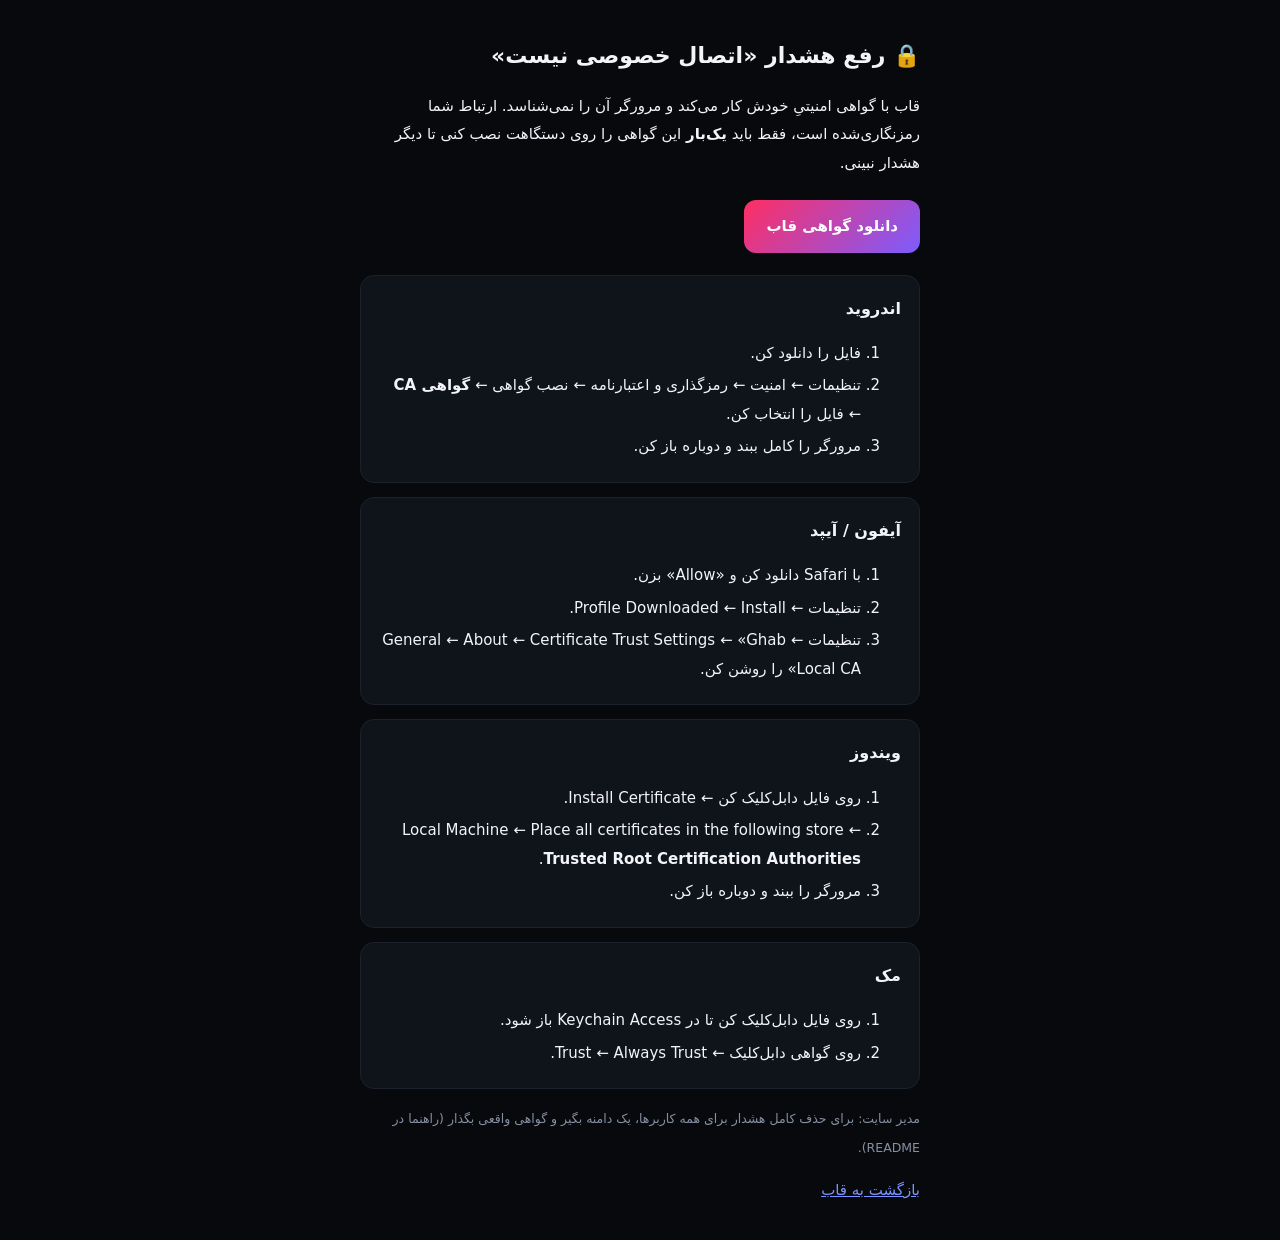
<file: ghab/web/trust.html>
<!doctype html>
<html lang="fa" dir="rtl"><head><meta charset="utf-8"><meta name="viewport" content="width=device-width,initial-scale=1"><title>رفع هشدار امنیتی · قاب</title>
<style>body{margin:0;background:#07090d;color:#f2f4f8;font:15px/1.9 Tahoma,"Segoe UI",system-ui,sans-serif;padding:20px}main{max-width:560px;margin:auto}h1{font-size:22px}a.btn{display:inline-block;background:linear-gradient(135deg,#ff2e63,#7c5cff);color:#fff;text-decoration:none;padding:12px 22px;border-radius:12px;font-weight:700;margin:8px 0}.card{background:#0f131a;border:1px solid #1c222c;border-radius:14px;padding:6px 18px;margin:14px 0}h2{font-size:16px;margin:12px 0 0}li{margin:4px 0}small{color:#8590a2}</style></head><body><main>
<h1>🔒 رفع هشدار «اتصال خصوصی نیست»</h1>
<p>قاب با گواهی امنیتیِ خودش کار می‌کند و مرورگر آن را نمی‌شناسد. ارتباط شما رمزنگاری‌شده است، فقط باید <b>یک‌بار</b> این گواهی را روی دستگاهت نصب کنی تا دیگر هشدار نبینی.</p>
<a class="btn" href="/ca.crt">دانلود گواهی قاب</a>
<div class="card"><h2>اندروید</h2><ol><li>فایل را دانلود کن.</li><li>تنظیمات ← امنیت ← رمزگذاری و اعتبارنامه ← نصب گواهی ← <b>گواهی CA</b> ← فایل را انتخاب کن.</li><li>مرورگر را کامل ببند و دوباره باز کن.</li></ol></div>
<div class="card"><h2>آیفون / آیپد</h2><ol><li>با Safari دانلود کن و «Allow» بزن.</li><li>تنظیمات ← Profile Downloaded ← Install.</li><li>تنظیمات ← General ← About ← Certificate Trust Settings ← «Ghab Local CA» را روشن کن.</li></ol></div>
<div class="card"><h2>ویندوز</h2><ol><li>روی فایل دابل‌کلیک کن ← Install Certificate.</li><li>Local Machine ← Place all certificates in the following store ← <b>Trusted Root Certification Authorities</b>.</li><li>مرورگر را ببند و دوباره باز کن.</li></ol></div>
<div class="card"><h2>مک</h2><ol><li>روی فایل دابل‌کلیک کن تا در Keychain Access باز شود.</li><li>روی گواهی دابل‌کلیک ← Trust ← Always Trust.</li></ol></div>
<p><small>مدیر سایت: برای حذف کامل هشدار برای همه کاربرها، یک دامنه بگیر و گواهی واقعی بگذار (راهنما در README).</small></p>
<p><a href="/" style="color:#7b93ff">بازگشت به قاب</a></p></main></body></html>
</file>
